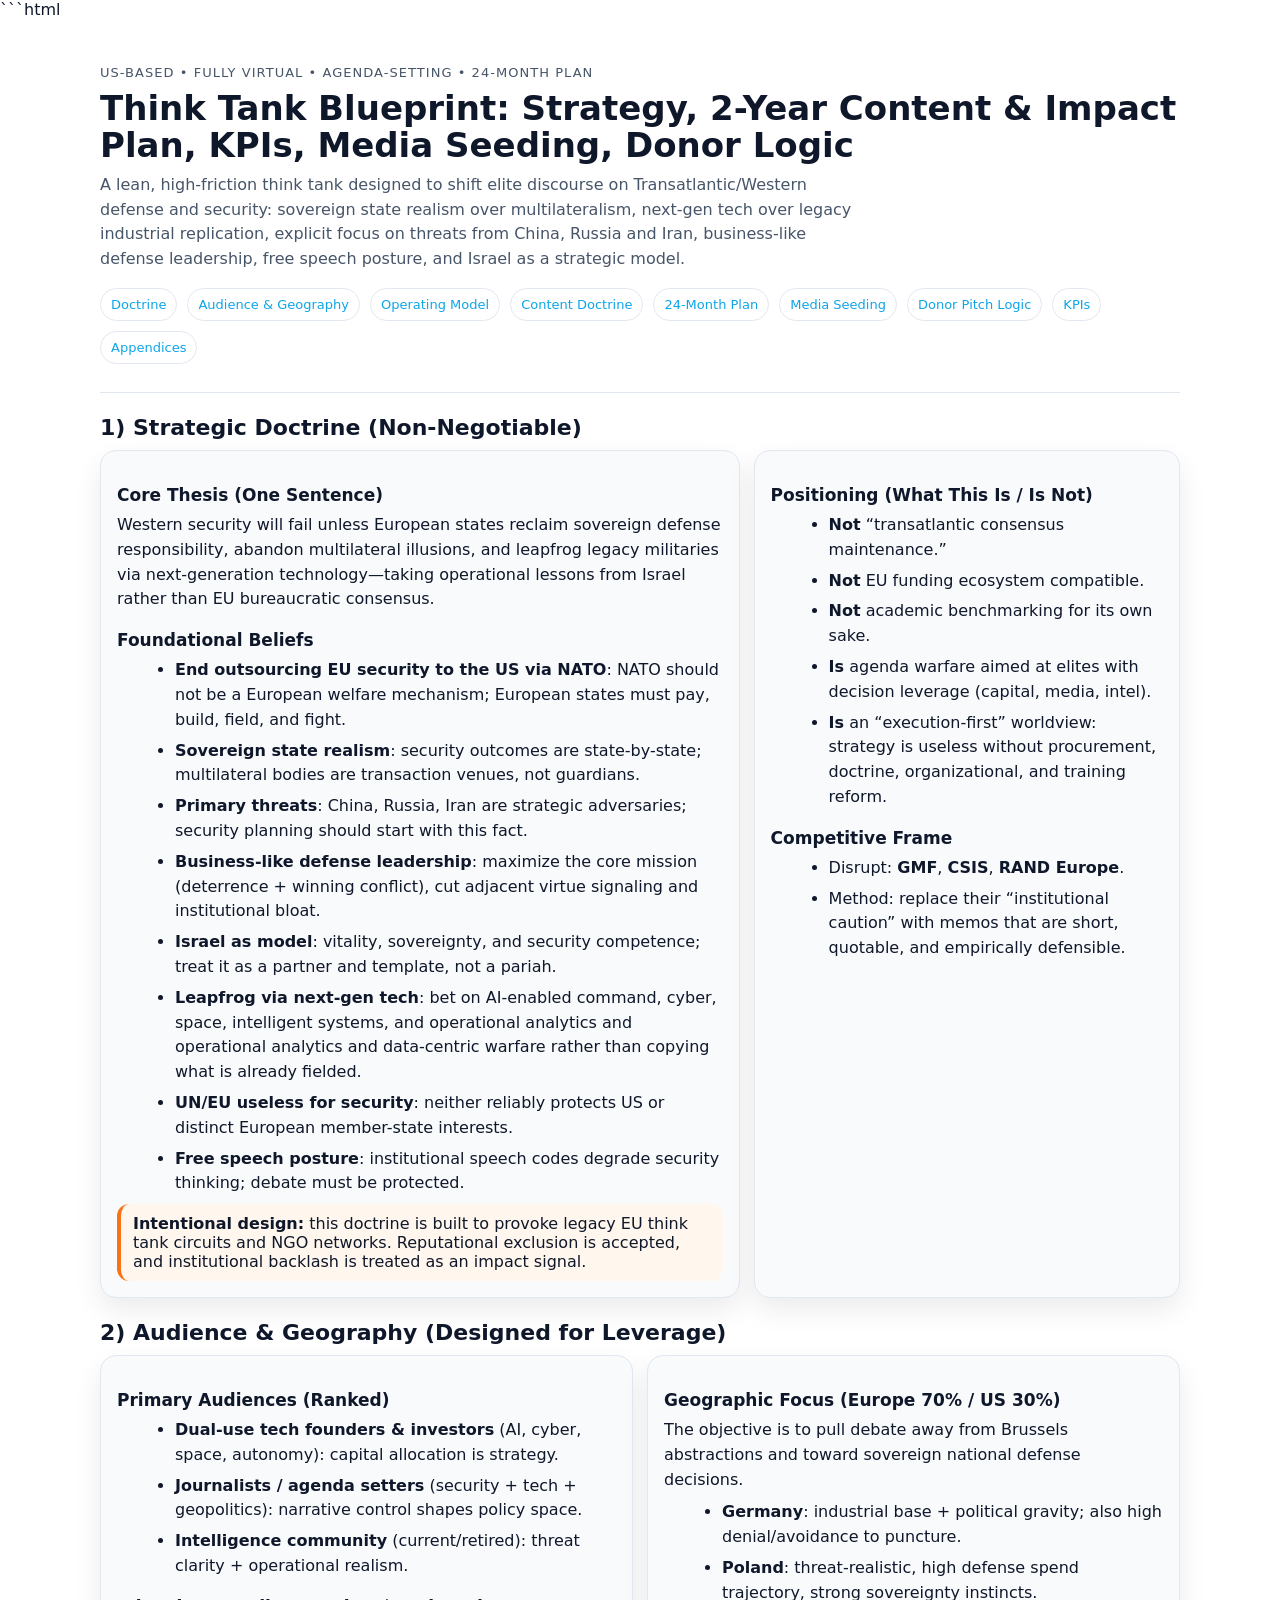
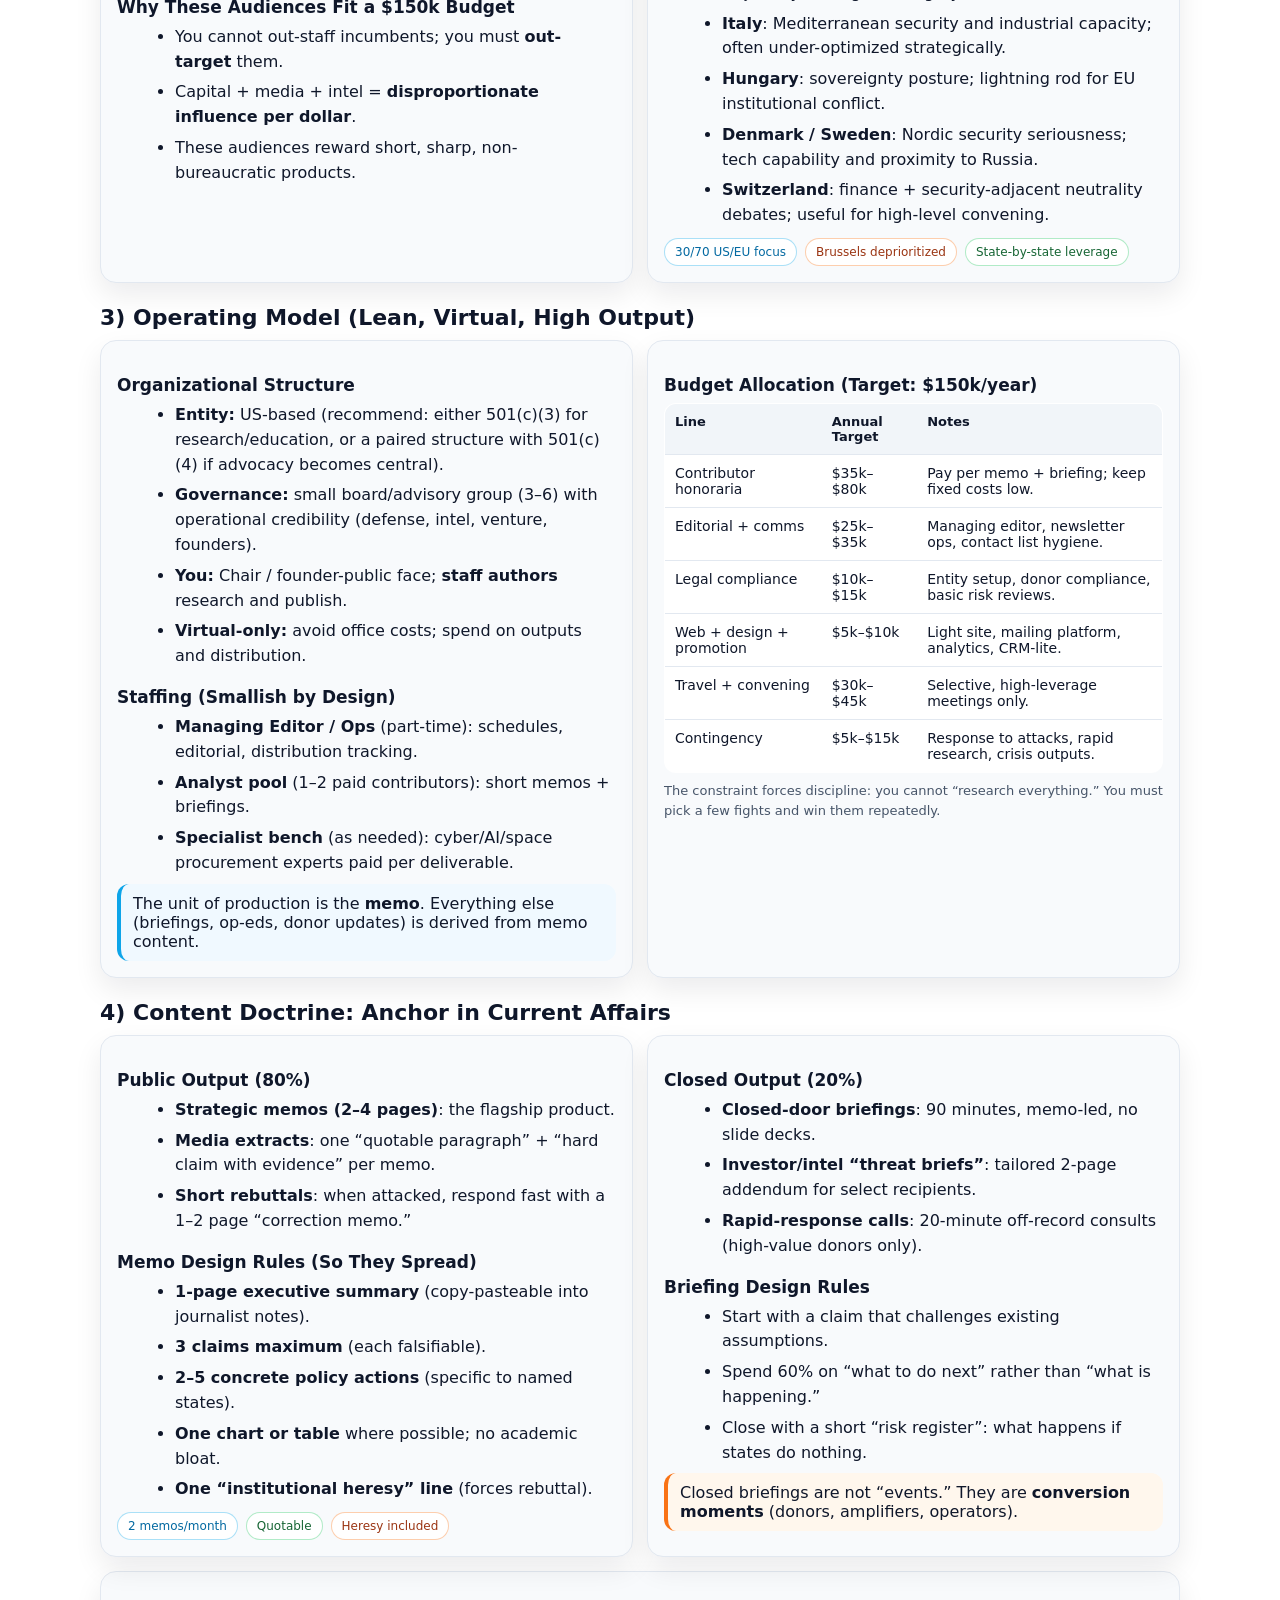
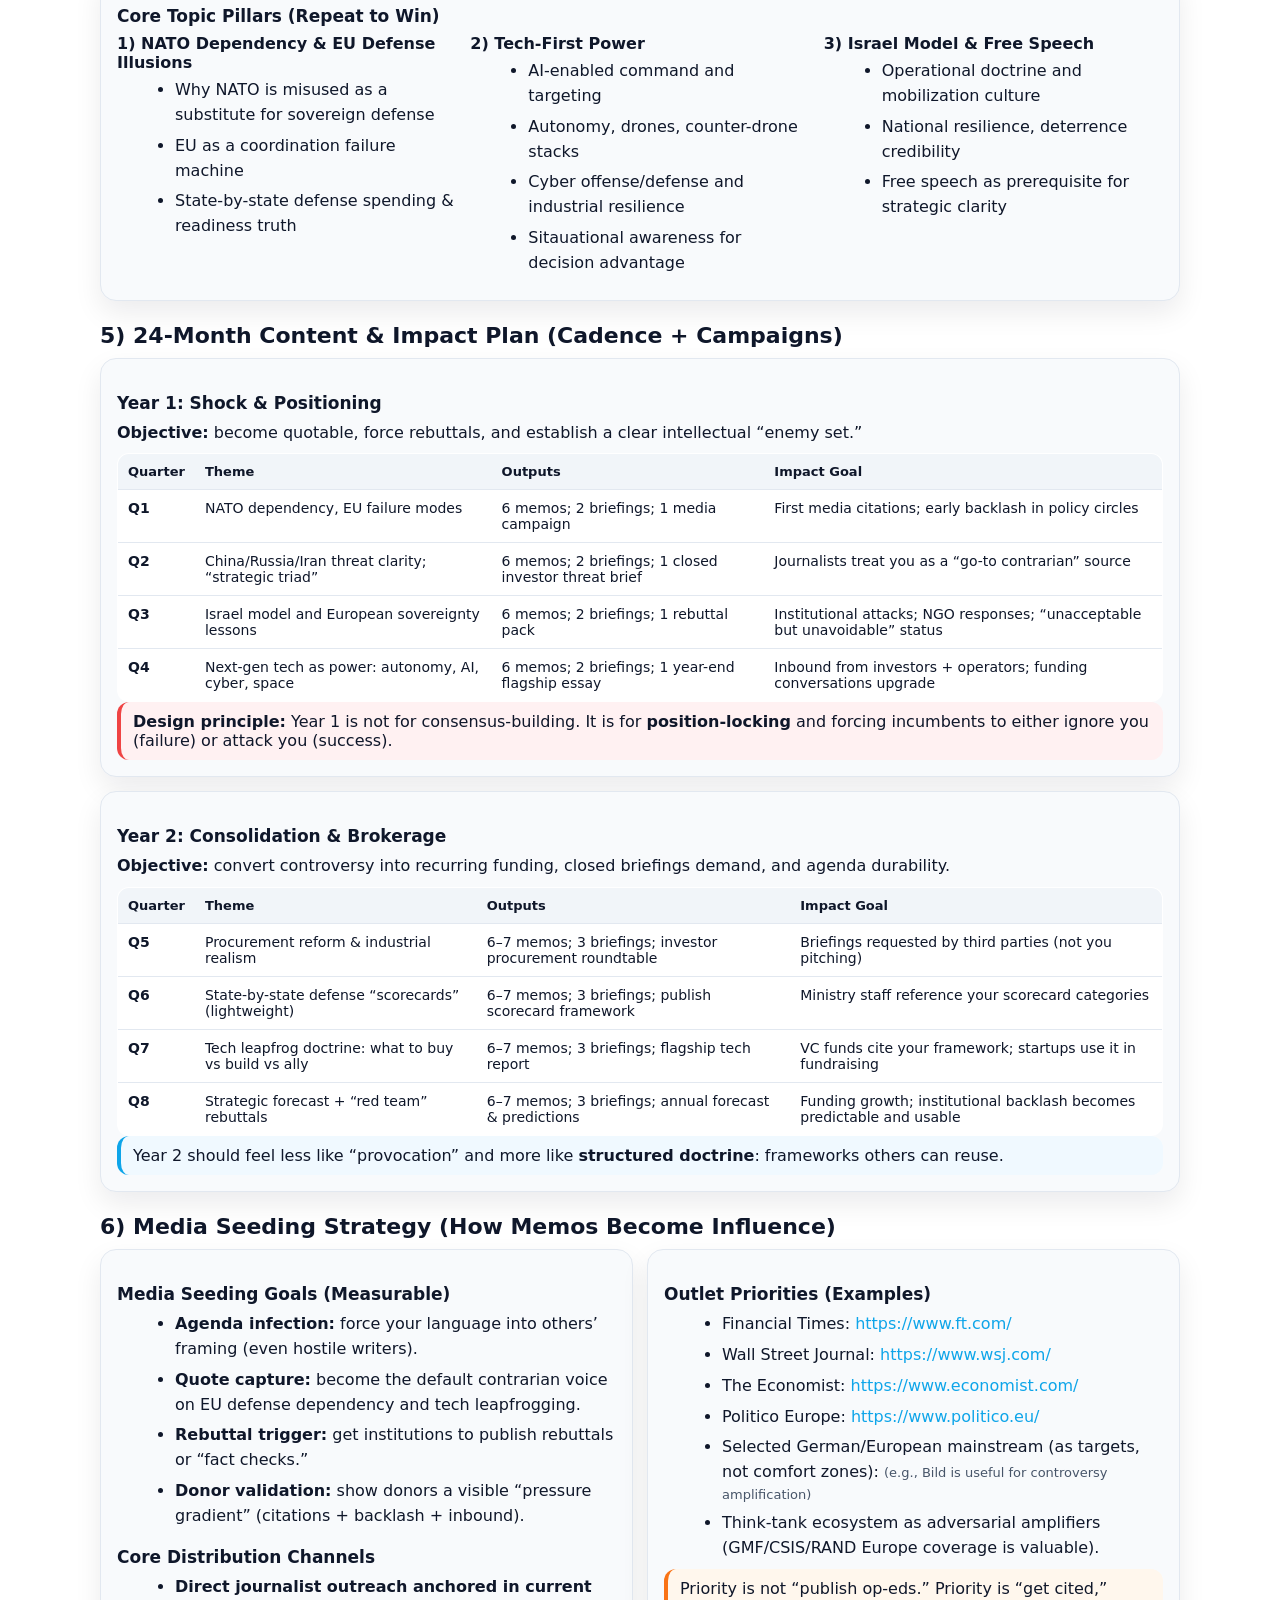
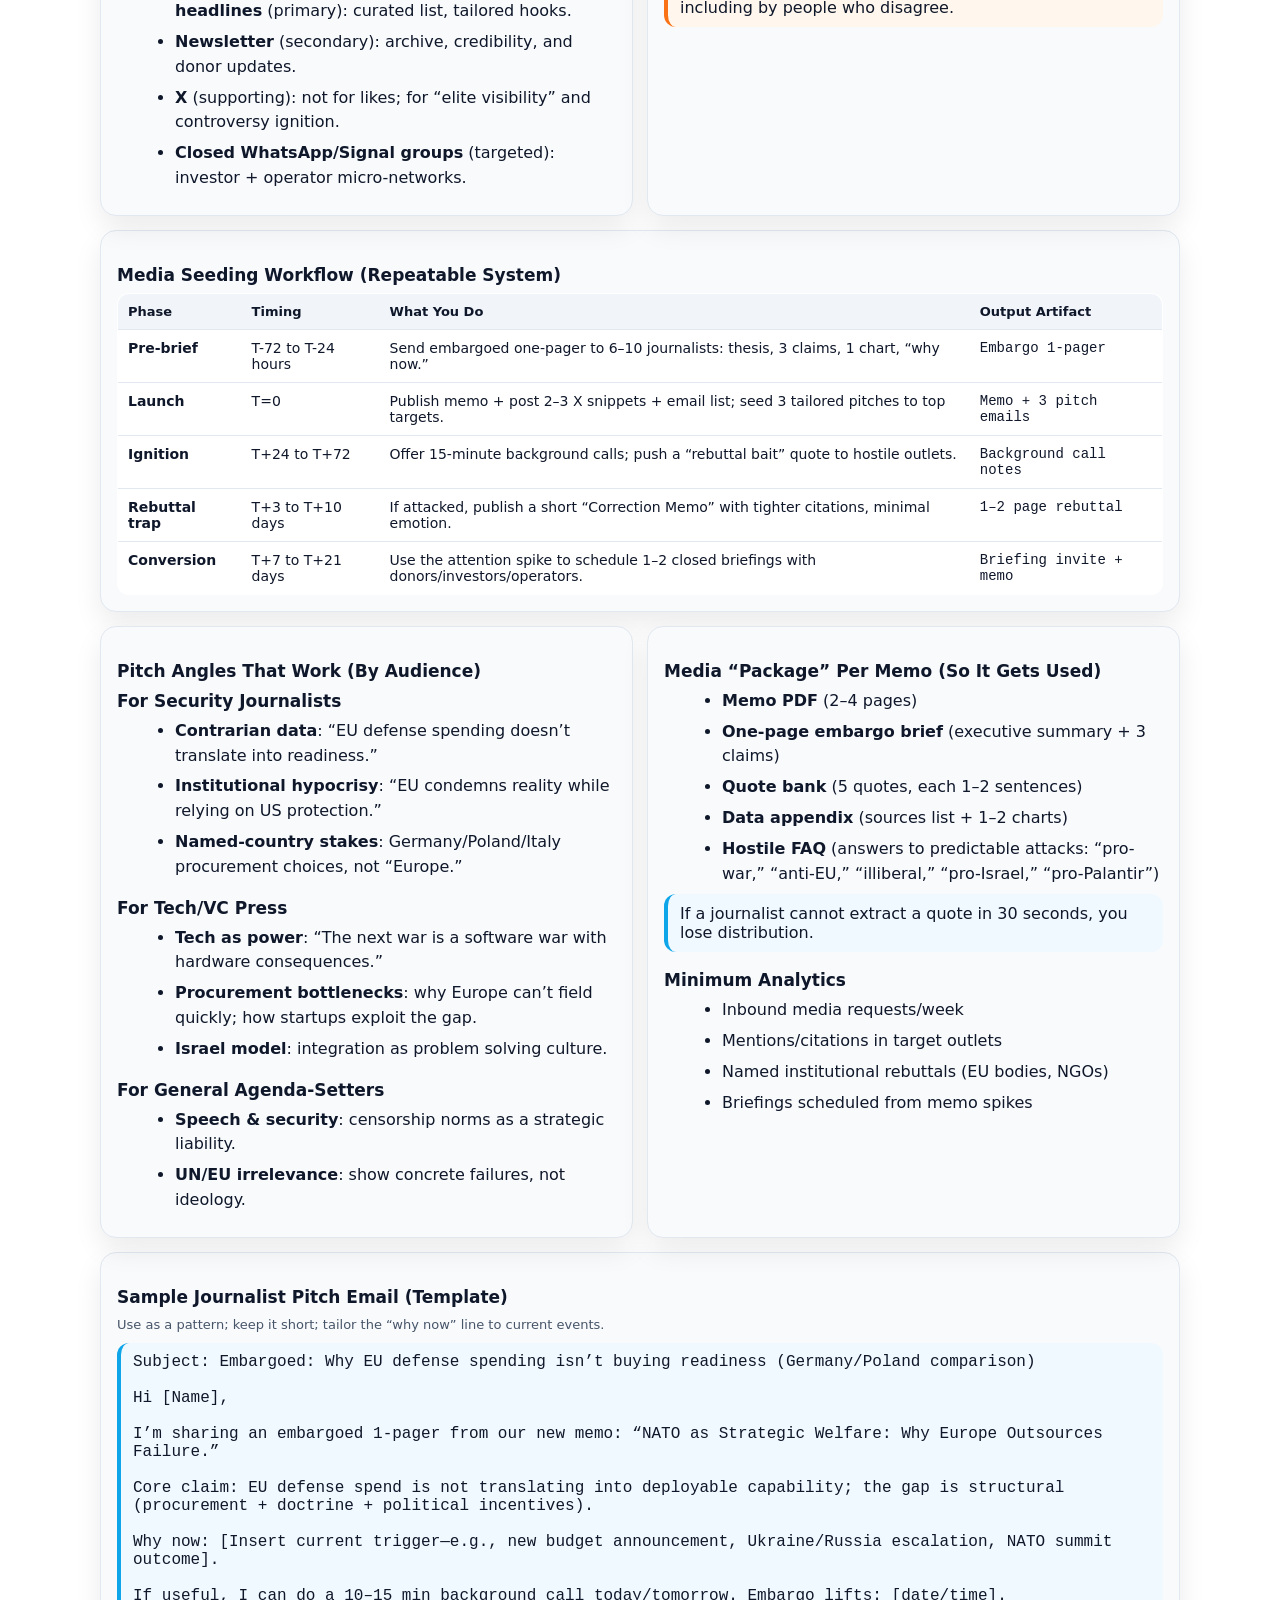
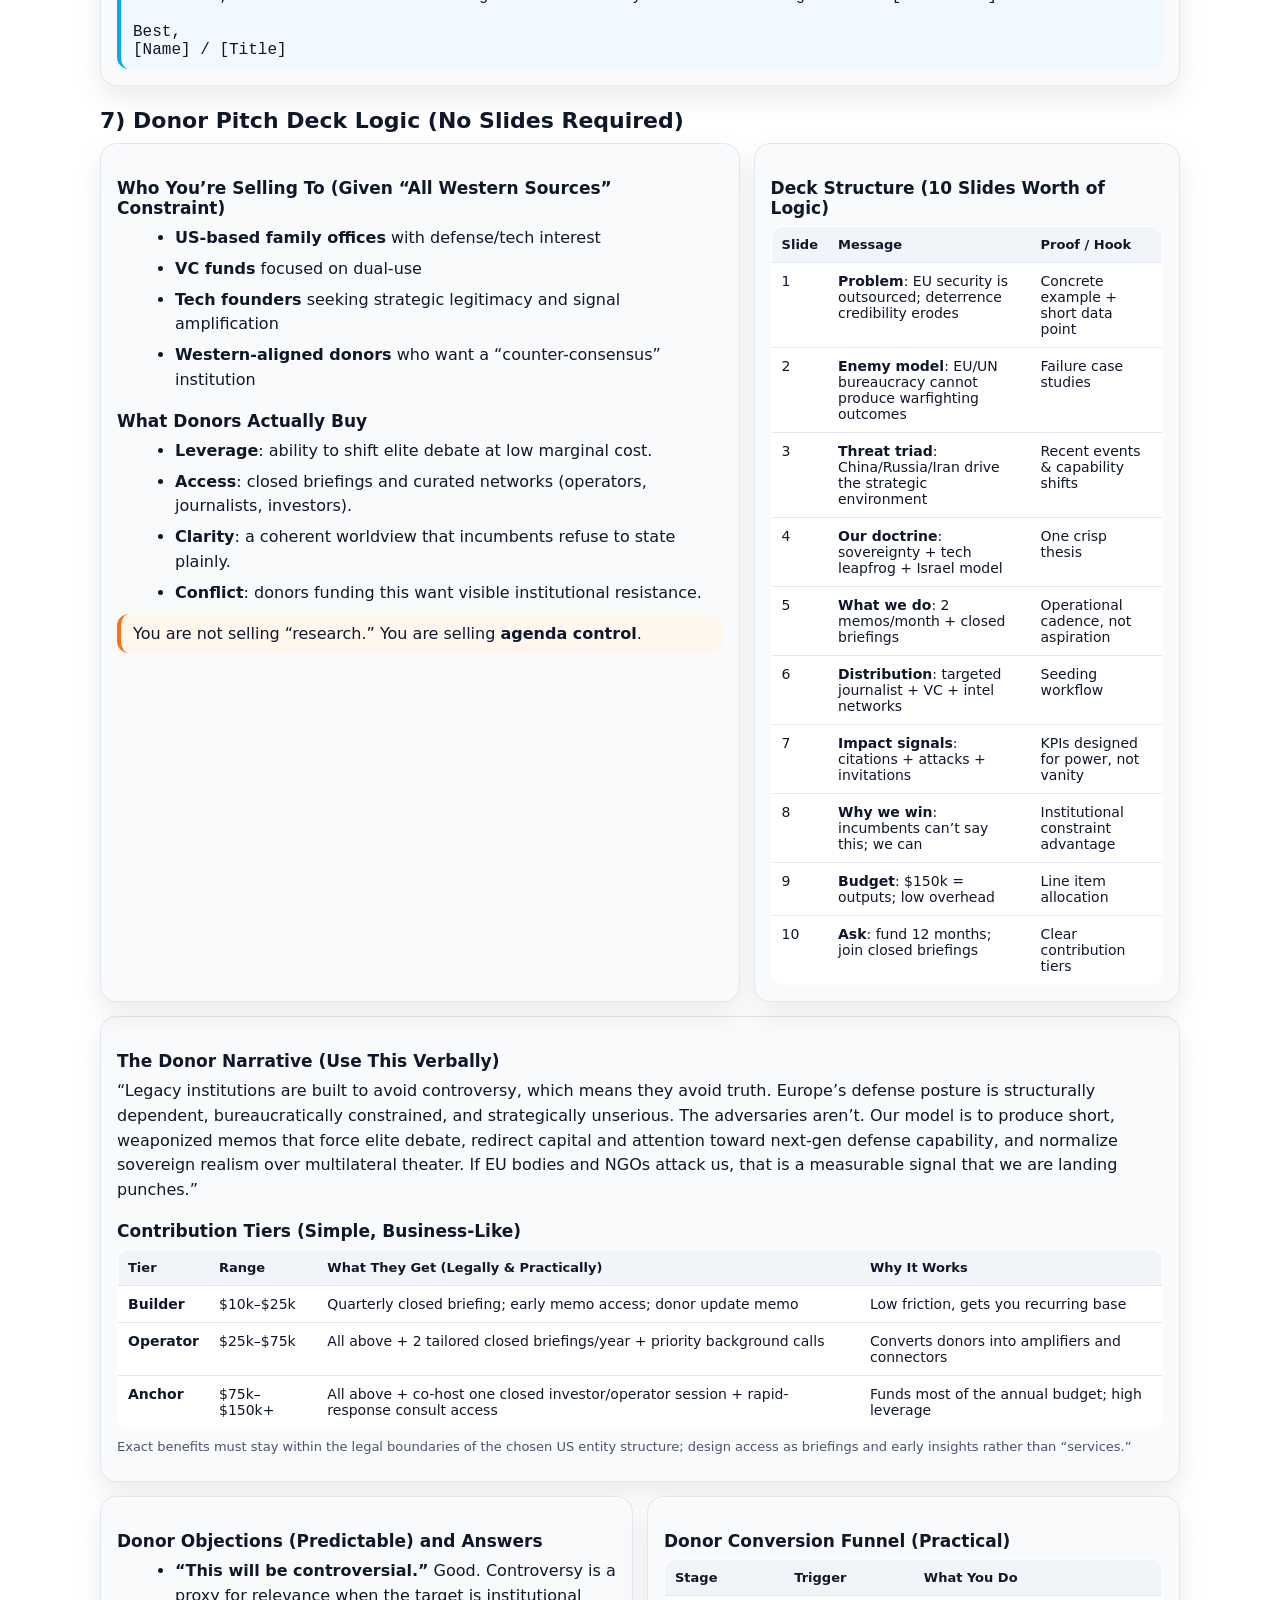
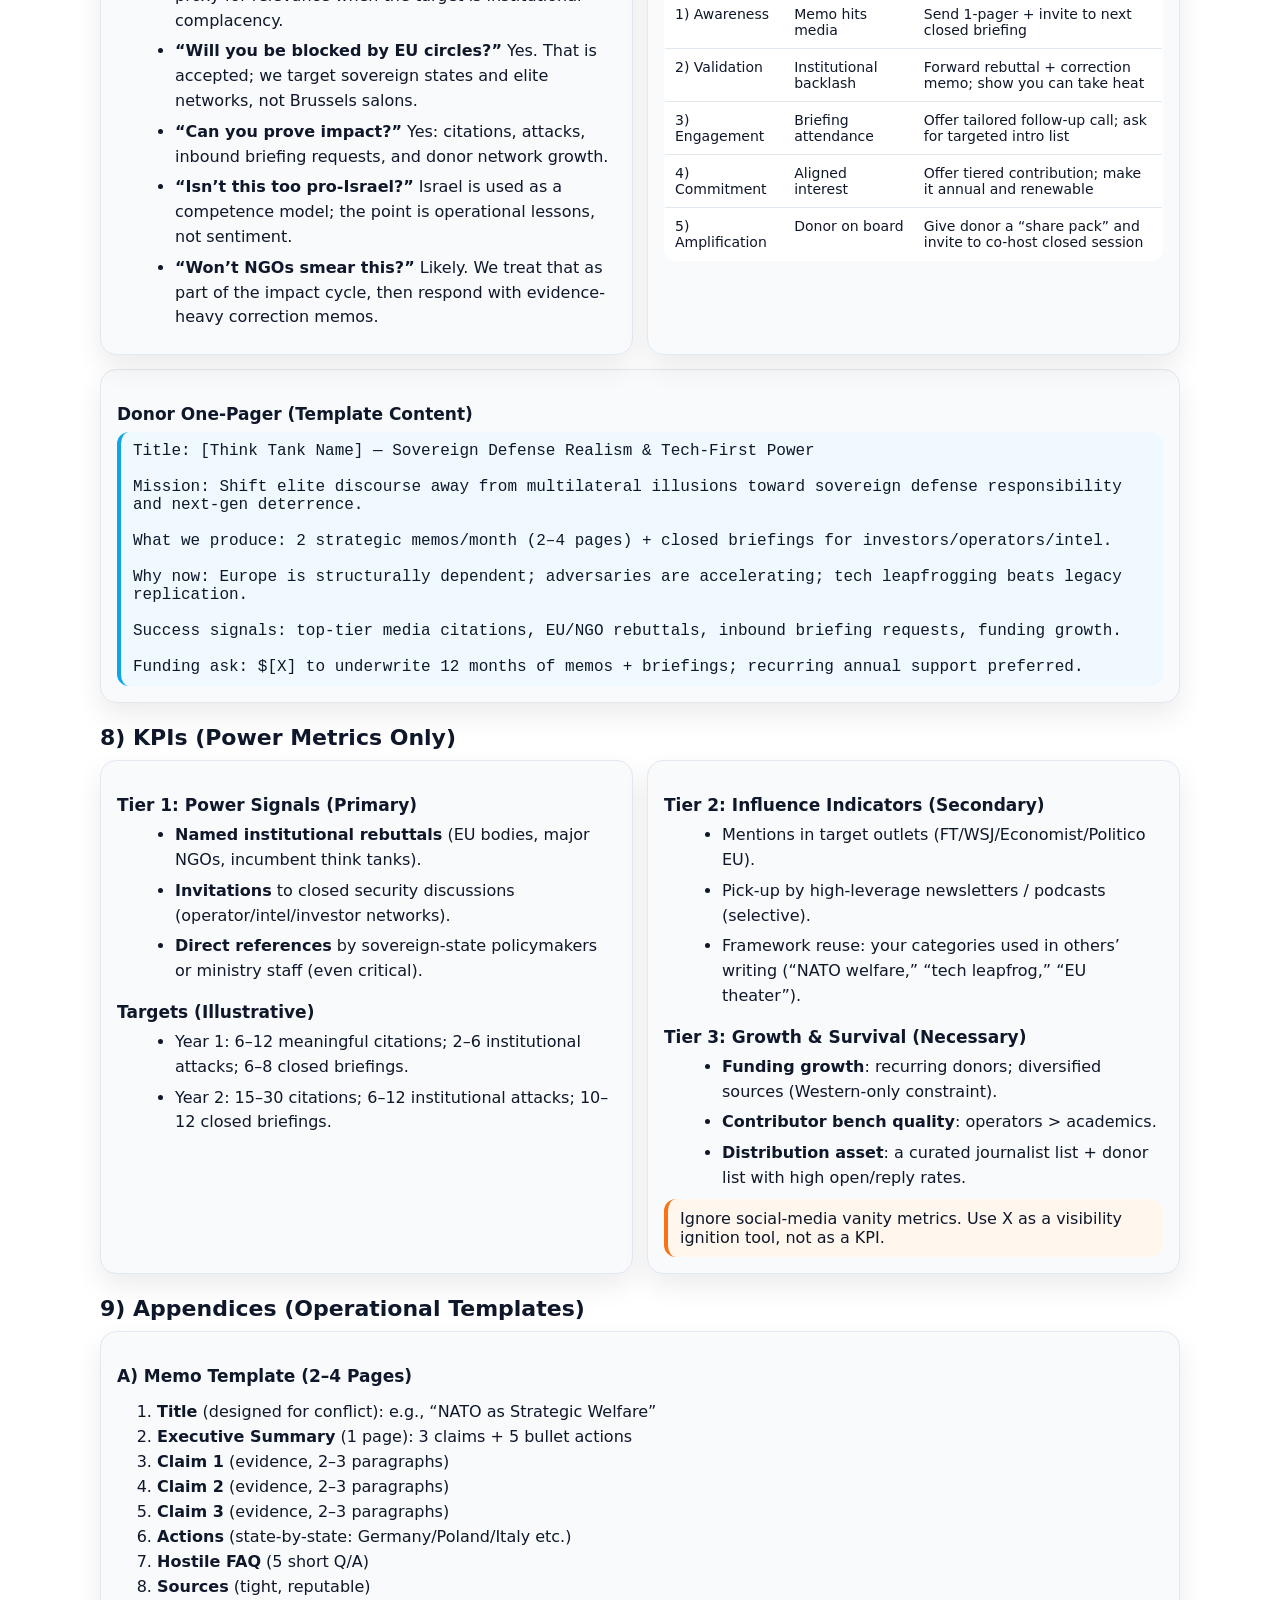
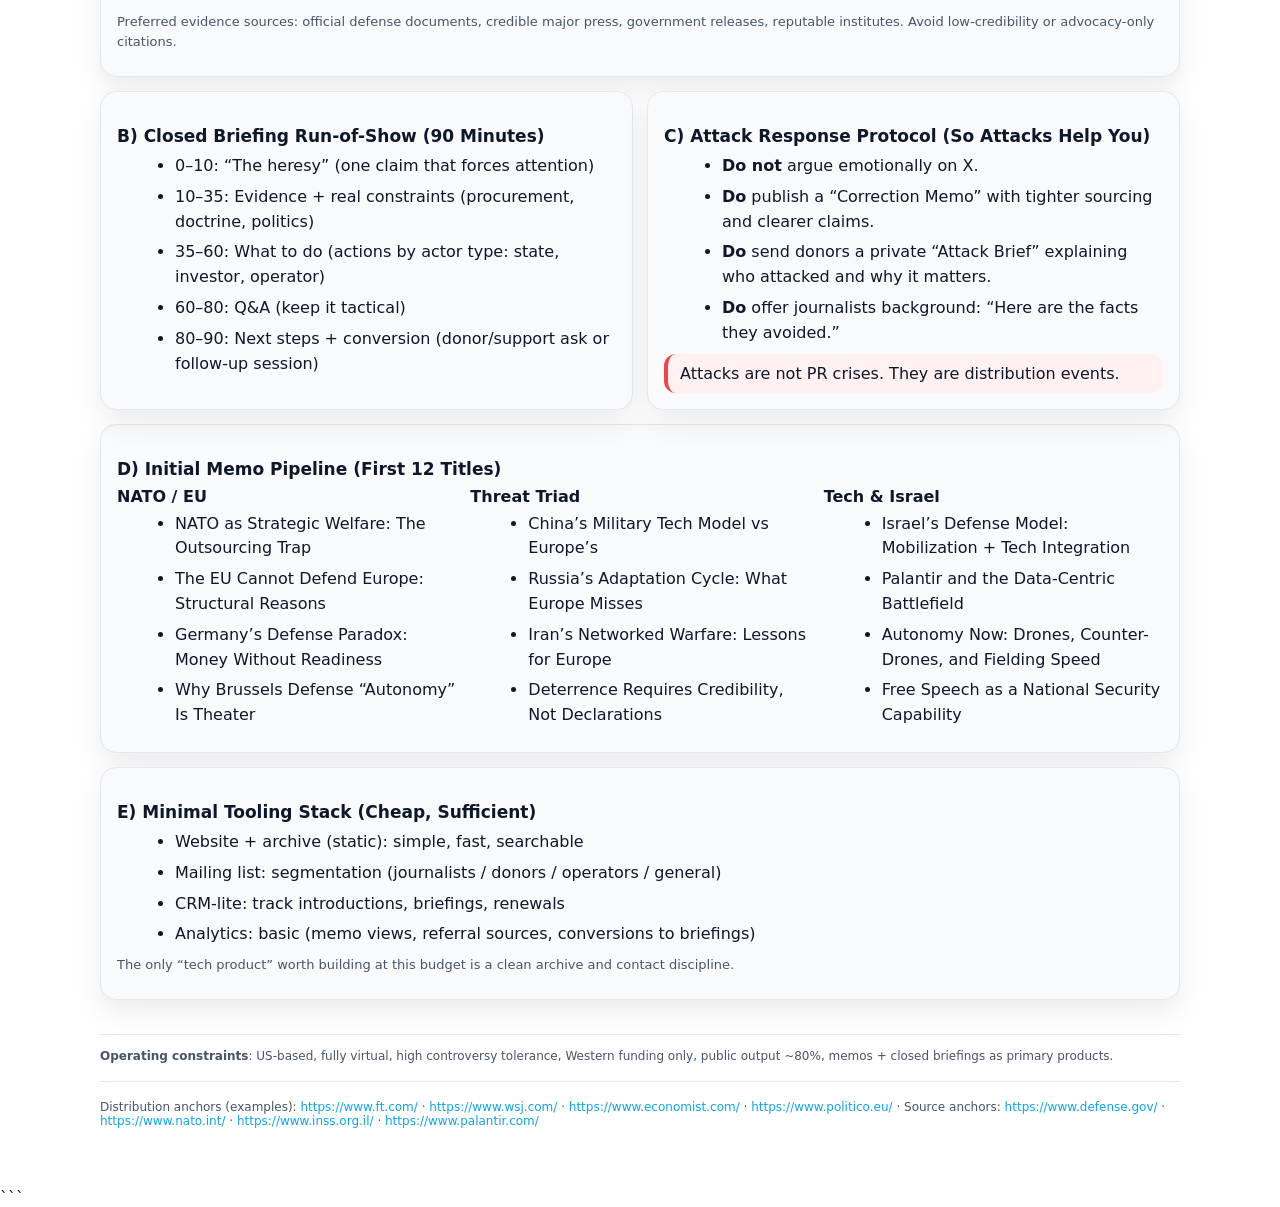
<file: TT .html>
```html
<!doctype html>
<html lang="en">
<head>
  <meta charset="utf-8" />
  <meta name="viewport" content="width=device-width,initial-scale=1" />
  <title>Think Tank Strategy: 24-Month Content, Impact, Media Seeding & Donor Logic</title>
  <meta name="description" content="A lean, agenda-setting think tank blueprint on Transatlantic/Western defense & security: strategy, 2-year plan, KPIs, media seeding, and donor pitch logic." />
  <style>
    :root{
      --bg:#ffffff;
      --fg:#0f172a;
      --muted:#475569;
      --line:#e2e8f0;
      --card:#f8fafc;
      --accent:#0ea5e9;
      --accent2:#22c55e;
      --warn:#f97316;
      --danger:#ef4444;
      --mono: ui-monospace, SFMono-Regular, Menlo, Monaco, Consolas, "Liberation Mono", "Courier New", monospace;
      --sans: ui-sans-serif, system-ui, -apple-system, Segoe UI, Roboto, Helvetica, Arial, "Apple Color Emoji","Segoe UI Emoji";
      --radius: 16px;
      --shadow: 0 12px 28px rgba(2,6,23,.08);
    }
    html,body{background:var(--bg);color:var(--fg);font-family:var(--sans);margin:0}
    a{color:var(--accent);text-decoration:none}
    a:hover{text-decoration:underline}
    .wrap{max-width:1080px;margin:0 auto;padding:28px 18px 60px}
    header{padding:18px 0 10px;border-bottom:1px solid var(--line)}
    .kicker{font-size:13px;color:var(--muted);letter-spacing:.08em;text-transform:uppercase}
    h1{margin:10px 0 8px;font-size:34px;line-height:1.1}
    .subtitle{margin:0 0 14px;color:var(--muted);max-width:75ch}
    nav{display:flex;flex-wrap:wrap;gap:10px;margin:16px 0 18px}
    nav a{font-size:13px;padding:8px 10px;border:1px solid var(--line);border-radius:999px;background:#fff}
    nav a:hover{border-color:#cbd5e1}
    .grid{display:grid;grid-template-columns:1fr;gap:14px}
    @media(min-width:900px){.grid{grid-template-columns:1fr 1fr}}
    section{margin-top:22px}
    h2{font-size:22px;margin:0 0 10px}
    h3{font-size:17px;margin:18px 0 8px}
    p{margin:8px 0;color:var(--fg);line-height:1.55}
    ul{margin:8px 0 8px 18px;color:var(--fg);line-height:1.55}
    li{margin:6px 0}
    .card{background:var(--card);border:1px solid var(--line);border-radius:var(--radius);box-shadow:var(--shadow);padding:16px}
    .pillrow{display:flex;flex-wrap:wrap;gap:8px;margin:10px 0 0}
    .pill{font-size:12px;border:1px solid var(--line);border-radius:999px;padding:6px 10px;background:#fff;color:var(--muted)}
    .pill.accent{border-color:rgba(14,165,233,.35);color:#0369a1}
    .pill.good{border-color:rgba(34,197,94,.35);color:#166534}
    .pill.warn{border-color:rgba(249,115,22,.35);color:#9a3412}
    .pill.danger{border-color:rgba(239,68,68,.35);color:#991b1b}
    .two{display:grid;grid-template-columns:1fr;gap:14px}
    @media(min-width:900px){.two{grid-template-columns:1.2fr .8fr}}
    .table{width:100%;border-collapse:collapse;background:#fff;border:1px solid var(--line);border-radius:12px;overflow:hidden}
    .table th,.table td{padding:10px 10px;border-bottom:1px solid var(--line);vertical-align:top}
    .table th{background:#f1f5f9;text-align:left;font-size:13px;color:#0f172a}
    .table td{font-size:14px;color:#0f172a}
    .small{font-size:13px;color:var(--muted)}
    .callout{border-left:4px solid var(--accent);padding:10px 12px;background:#f0f9ff;border-radius:12px}
    .callout.warn{border-left-color:var(--warn);background:#fff7ed}
    .callout.danger{border-left-color:var(--danger);background:#fff1f2}
    .mono{font-family:var(--mono)}
    .hr{height:1px;background:var(--line);margin:18px 0}
    footer{margin-top:34px;padding-top:14px;border-top:1px solid var(--line);color:var(--muted);font-size:12px}
    .badge{display:inline-block;font-size:12px;padding:2px 8px;border-radius:999px;background:#e2e8f0;color:#0f172a;margin-left:6px}
    .cols{display:grid;grid-template-columns:1fr;gap:14px}
    @media(min-width:900px){.cols{grid-template-columns:1fr 1fr 1fr}}
    .tight ul{margin-top:6px}
  </style>
</head>
<body>
  <div class="wrap">
    <header>
      <div class="kicker">US-based • fully virtual • agenda-setting • 24-month plan</div>
      <h1>Think Tank Blueprint: Strategy, 2-Year Content & Impact Plan, KPIs, Media Seeding, Donor Logic</h1>
      <p class="subtitle">
        A lean, high-friction think tank designed to shift elite discourse on Transatlantic/Western defense and security:
        sovereign state realism over multilateralism, next-gen tech over legacy industrial replication, explicit focus on threats from China, Russia and Iran,
        business-like defense leadership, free speech posture, and Israel as a strategic model.
      </p>
      <nav>
        <a href="#doctrine">Doctrine</a>
        <a href="#audience">Audience & Geography</a>
        <a href="#model">Operating Model</a>
        <a href="#content">Content Doctrine</a>
        <a href="#plan">24-Month Plan</a>
        <a href="#media">Media Seeding</a>
        <a href="#donors">Donor Pitch Logic</a>
        <a href="#kpis">KPIs</a>
        <a href="#appendix">Appendices</a>
      </nav>
    </header>

    <section id="doctrine">
      <h2>1) Strategic Doctrine (Non-Negotiable)</h2>
      <div class="two">
        <div class="card">
          <h3>Core Thesis (One Sentence)</h3>
          <p>
            Western security will fail unless European states reclaim sovereign defense responsibility, abandon multilateral illusions,
            and leapfrog legacy militaries via next-generation technology—taking operational lessons from Israel rather than EU
            bureaucratic consensus.
          </p>

          <h3>Foundational Beliefs</h3>
          <ul>
            <li><strong>End outsourcing EU security to the US via NATO</strong>: NATO should not be a European welfare mechanism; European states must pay, build, field, and fight.</li>
            <li><strong>Sovereign state realism</strong>: security outcomes are state-by-state; multilateral bodies are transaction venues, not guardians.</li>
            <li><strong>Primary threats</strong>: China, Russia, Iran are strategic adversaries; security planning should start with this fact.</li>
            <li><strong>Business-like defense leadership</strong>: maximize the core mission (deterrence + winning conflict), cut adjacent virtue signaling and institutional bloat.</li>
            <li><strong>Israel as model</strong>: vitality, sovereignty, and security competence; treat it as a partner and template, not a pariah.</li>
            <li><strong>Leapfrog via next-gen tech</strong>: bet on AI-enabled command, cyber, space, intelligent systems, and operational analytics and operational analytics and data-centric warfare rather than copying what is already fielded.</li>
            <li><strong>UN/EU useless for security</strong>: neither reliably protects US or distinct European member-state interests.</li>
            <li><strong>Free speech posture</strong>: institutional speech codes degrade security thinking; debate must be protected.</li>
          </ul>

          <div class="callout warn">
            <strong>Intentional design:</strong> this doctrine is built to provoke legacy EU think tank circuits and NGO networks.
            Reputational exclusion is accepted, and institutional backlash is treated as an impact signal.
          </div>
        </div>

        <div class="card tight">
          <h3>Positioning (What This Is / Is Not)</h3>
          <ul>
            <li><strong>Not</strong> “transatlantic consensus maintenance.”</li>
            <li><strong>Not</strong> EU funding ecosystem compatible.</li>
            <li><strong>Not</strong> academic benchmarking for its own sake.</li>
            <li><strong>Is</strong> agenda warfare aimed at elites with decision leverage (capital, media, intel).</li>
            <li><strong>Is</strong> an “execution-first” worldview: strategy is useless without procurement, doctrine, organizational, and training reform.</li>
          </ul>

          <h3>Competitive Frame</h3>
          <ul>
            <li>Disrupt: <strong>GMF</strong>, <strong>CSIS</strong>, <strong>RAND Europe</strong>.</li>
            <li>Method: replace their “institutional caution” with memos that are short, quotable, and empirically defensible.</li>
          </ul>
        </div>
      </div>
    </section>

    <section id="audience">
      <h2>2) Audience & Geography (Designed for Leverage)</h2>
      <div class="grid">
        <div class="card">
          <h3>Primary Audiences (Ranked)</h3>
          <ul>
            <li><strong>Dual-use tech founders & investors</strong> (AI, cyber, space, autonomy): capital allocation is strategy.</li>
            <li><strong>Journalists / agenda setters</strong> (security + tech + geopolitics): narrative control shapes policy space.</li>
            <li><strong>Intelligence community</strong> (current/retired): threat clarity + operational realism.</li>
          </ul>

          <h3>Why These Audiences Fit a $150k Budget</h3>
          <ul>
            <li>You cannot out-staff incumbents; you must <strong>out-target</strong> them.</li>
            <li>Capital + media + intel = <strong>disproportionate influence per dollar</strong>.</li>
            <li>These audiences reward short, sharp, non-bureaucratic products.</li>
          </ul>
        </div>

        <div class="card">
          <h3>Geographic Focus (Europe 70% / US 30%)</h3>
          <p>
            The objective is to pull debate away from Brussels abstractions and toward sovereign national defense decisions.
          </p>
          <ul>
            <li><strong>Germany</strong>: industrial base + political gravity; also high denial/avoidance to puncture.</li>
            <li><strong>Poland</strong>: threat-realistic, high defense spend trajectory, strong sovereignty instincts.</li>
            <li><strong>Italy</strong>: Mediterranean security and industrial capacity; often under-optimized strategically.</li>
            <li><strong>Hungary</strong>: sovereignty posture; lightning rod for EU institutional conflict.</li>
            <li><strong>Denmark / Sweden</strong>: Nordic security seriousness; tech capability and proximity to Russia.</li>
            <li><strong>Switzerland</strong>: finance + security-adjacent neutrality debates; useful for high-level convening.</li>
          </ul>
          <div class="pillrow">
            <span class="pill accent">30/70 US/EU focus</span>
            <span class="pill warn">Brussels deprioritized</span>
            <span class="pill good">State-by-state leverage</span>
          </div>
        </div>
      </div>
    </section>

    <section id="model">
      <h2>3) Operating Model (Lean, Virtual, High Output)</h2>

      <div class="grid">
        <div class="card">
          <h3>Organizational Structure</h3>
          <ul>
            <li><strong>Entity:</strong> US-based (recommend: either 501(c)(3) for research/education, or a paired structure with 501(c)(4) if advocacy becomes central).</li>
            <li><strong>Governance:</strong> small board/advisory group (3–6) with operational credibility (defense, intel, venture, founders).</li>
            <li><strong>You:</strong> Chair / founder-public face; <strong>staff authors</strong> research and publish.</li>
            <li><strong>Virtual-only:</strong> avoid office costs; spend on outputs and distribution.</li>
          </ul>

          <h3>Staffing (Smallish by Design)</h3>
          <ul>
            <li><strong>Managing Editor / Ops</strong> (part-time): schedules, editorial, distribution tracking.</li>
            <li><strong>Analyst pool</strong> (1–2 paid contributors): short memos + briefings.</li>
            <li><strong>Specialist bench</strong> (as needed): cyber/AI/space procurement experts paid per deliverable.</li>
          </ul>

          <div class="callout">
            The unit of production is the <strong>memo</strong>. Everything else (briefings, op-eds, donor updates) is derived from memo content.
          </div>
        </div>

        <div class="card">
          <h3>Budget Allocation (Target: $150k/year)</h3>
          <table class="table">
            <thead><tr><th>Line</th><th>Annual Target</th><th>Notes</th></tr></thead>
            <tbody>
              <tr><td>Contributor honoraria</td><td>$35k–$80k</td><td>Pay per memo + briefing; keep fixed costs low.</td></tr>
              <tr><td>Editorial + comms</td><td>$25k–$35k</td><td>Managing editor, newsletter ops, contact list hygiene.</td></tr>
              <tr><td>Legal compliance</td><td>$10k–$15k</td><td>Entity setup, donor compliance, basic risk reviews.</td></tr>
              <tr><td>Web + design + promotion</td><td>$5k–$10k</td><td>Light site, mailing platform, analytics, CRM-lite.</td></tr>
              <tr><td>Travel + convening</td><td>$30k–$45k</td><td>Selective, high-leverage meetings only.</td></tr>
              <tr><td>Contingency</td><td>$5k–$15k</td><td>Response to attacks, rapid research, crisis outputs.</td></tr>
            </tbody>
          </table>
          <p class="small">
            The constraint forces discipline: you cannot “research everything.” You must pick a few fights and win them repeatedly.
          </p>
        </div>
      </div>
    </section>

    <section id="content">
      <h2>4) Content Doctrine: Anchor in Current Affairs</h2>

      <div class="grid">
        <div class="card">
          <h3>Public Output (80%)</h3>
          <ul>
            <li><strong>Strategic memos (2–4 pages)</strong>: the flagship product.</li>
            <li><strong>Media extracts</strong>: one “quotable paragraph” + “hard claim with evidence” per memo.</li>
            <li><strong>Short rebuttals</strong>: when attacked, respond fast with a 1–2 page “correction memo.”</li>
          </ul>

          <h3>Memo Design Rules (So They Spread)</h3>
          <ul>
            <li><strong>1-page executive summary</strong> (copy-pasteable into journalist notes).</li>
            <li><strong>3 claims maximum</strong> (each falsifiable).</li>
            <li><strong>2–5 concrete policy actions</strong> (specific to named states).</li>
            <li><strong>One chart or table</strong> where possible; no academic bloat.</li>
            <li><strong>One “institutional heresy” line</strong> (forces rebuttal).</li>
          </ul>
          <div class="pillrow">
            <span class="pill accent">2 memos/month</span>
            <span class="pill good">Quotable</span>
            <span class="pill warn">Heresy included</span>
          </div>
        </div>

        <div class="card">
          <h3>Closed Output (20%)</h3>
          <ul>
            <li><strong>Closed-door briefings</strong>: 90 minutes, memo-led, no slide decks.</li>
            <li><strong>Investor/intel “threat briefs”</strong>: tailored 2-page addendum for select recipients.</li>
            <li><strong>Rapid-response calls</strong>: 20-minute off-record consults (high-value donors only).</li>
          </ul>

          <h3>Briefing Design Rules</h3>
          <ul>
            <li>Start with a claim that challenges existing assumptions.</li>
            <li>Spend 60% on “what to do next” rather than “what is happening.”</li>
            <li>Close with a short “risk register”: what happens if states do nothing.</li>
          </ul>

          <div class="callout warn">
            Closed briefings are not “events.” They are <strong>conversion moments</strong> (donors, amplifiers, operators).
          </div>
        </div>
      </div>

      <div class="card" style="margin-top:14px">
        <h3>Core Topic Pillars (Repeat to Win)</h3>
        <div class="cols">
          <div class="tight">
            <strong>1) NATO Dependency & EU Defense Illusions</strong>
            <ul>
              <li>Why NATO is misused as a substitute for sovereign defense</li>
              <li>EU as a coordination failure machine</li>
              <li>State-by-state defense spending & readiness truth</li>
            </ul>
          </div>
          <div class="tight">
            <strong>2) Tech-First Power</strong>
            <ul>
              <li>AI-enabled command and targeting</li>
              <li>Autonomy, drones, counter-drone stacks</li>
              <li>Cyber offense/defense and industrial resilience</li>
              <li>Sitauational awareness for decision advantage</li>
            </ul>
          </div>
          <div class="tight">
            <strong>3) Israel Model & Free Speech</strong>
            <ul>
              <li>Operational doctrine and mobilization culture</li>
              <li>National resilience, deterrence credibility</li>
              <li>Free speech as prerequisite for strategic clarity</li>
            </ul>
          </div>
        </div>
      </div>
    </section>

    <section id="plan">
      <h2>5) 24-Month Content & Impact Plan (Cadence + Campaigns)</h2>

      <div class="card">
        <h3>Year 1: Shock & Positioning</h3>
        <p><strong>Objective:</strong> become quotable, force rebuttals, and establish a clear intellectual “enemy set.”</p>

        <table class="table">
          <thead>
            <tr>
              <th>Quarter</th>
              <th>Theme</th>
              <th>Outputs</th>
              <th>Impact Goal</th>
            </tr>
          </thead>
          <tbody>
            <tr>
              <td><strong>Q1</strong></td>
              <td>NATO dependency, EU failure modes</td>
              <td>6 memos; 2 briefings; 1 media campaign</td>
              <td>First media citations; early backlash in policy circles</td>
            </tr>
            <tr>
              <td><strong>Q2</strong></td>
              <td>China/Russia/Iran threat clarity; “strategic triad”</td>
              <td>6 memos; 2 briefings; 1 closed investor threat brief</td>
              <td>Journalists treat you as a “go-to contrarian” source</td>
            </tr>
            <tr>
              <td><strong>Q3</strong></td>
              <td>Israel model and European sovereignty lessons</td>
              <td>6 memos; 2 briefings; 1 rebuttal pack</td>
              <td>Institutional attacks; NGO responses; “unacceptable but unavoidable” status</td>
            </tr>
            <tr>
              <td><strong>Q4</strong></td>
              <td>Next-gen tech as power: autonomy, AI, cyber, space</td>
              <td>6 memos; 2 briefings; 1 year-end flagship essay</td>
              <td>Inbound from investors + operators; funding conversations upgrade</td>
            </tr>
          </tbody>
        </table>

        <div class="callout danger">
          <strong>Design principle:</strong> Year 1 is not for consensus-building. It is for <strong>position-locking</strong> and forcing
          incumbents to either ignore you (failure) or attack you (success).
        </div>
      </div>

      <div class="card" style="margin-top:14px">
        <h3>Year 2: Consolidation & Brokerage</h3>
        <p><strong>Objective:</strong> convert controversy into recurring funding, closed briefings demand, and agenda durability.</p>

        <table class="table">
          <thead>
            <tr>
              <th>Quarter</th>
              <th>Theme</th>
              <th>Outputs</th>
              <th>Impact Goal</th>
            </tr>
          </thead>
          <tbody>
            <tr>
              <td><strong>Q5</strong></td>
              <td>Procurement reform & industrial realism</td>
              <td>6–7 memos; 3 briefings; investor procurement roundtable</td>
              <td>Briefings requested by third parties (not you pitching)</td>
            </tr>
            <tr>
              <td><strong>Q6</strong></td>
              <td>State-by-state defense “scorecards” (lightweight)</td>
              <td>6–7 memos; 3 briefings; publish scorecard framework</td>
              <td>Ministry staff reference your scorecard categories</td>
            </tr>
            <tr>
              <td><strong>Q7</strong></td>
              <td>Tech leapfrog doctrine: what to buy vs build vs ally</td>
              <td>6–7 memos; 3 briefings; flagship tech report</td>
              <td>VC funds cite your framework; startups use it in fundraising</td>
            </tr>
            <tr>
              <td><strong>Q8</strong></td>
              <td>Strategic forecast + “red team” rebuttals</td>
              <td>6–7 memos; 3 briefings; annual forecast & predictions</td>
              <td>Funding growth; institutional backlash becomes predictable and usable</td>
            </tr>
          </tbody>
        </table>

        <div class="callout">
          Year 2 should feel less like “provocation” and more like <strong>structured doctrine</strong>: frameworks others can reuse.
        </div>
      </div>
    </section>

    <section id="media">
      <h2>6) Media Seeding Strategy (How Memos Become Influence)</h2>

      <div class="grid">
        <div class="card">
          <h3>Media Seeding Goals (Measurable)</h3>
          <ul>
            <li><strong>Agenda infection:</strong> force your language into others’ framing (even hostile writers).</li>
            <li><strong>Quote capture:</strong> become the default contrarian voice on EU defense dependency and tech leapfrogging.</li>
            <li><strong>Rebuttal trigger:</strong> get institutions to publish rebuttals or “fact checks.”</li>
            <li><strong>Donor validation:</strong> show donors a visible “pressure gradient” (citations + backlash + inbound).</li>
          </ul>

          <h3>Core Distribution Channels</h3>
          <ul>
            <li><strong>Direct journalist outreach anchored in current headlines</strong> (primary): curated list, tailored hooks.</li>
            <li><strong>Newsletter</strong> (secondary): archive, credibility, and donor updates.</li>
            <li><strong>X</strong> (supporting): not for likes; for “elite visibility” and controversy ignition.</li>
            <li><strong>Closed WhatsApp/Signal groups</strong> (targeted): investor + operator micro-networks.</li>
          </ul>
        </div>

        <div class="card">
          <h3>Outlet Priorities (Examples)</h3>
          <ul>
            <li>Financial Times: <a href="https://www.ft.com/" target="_blank" rel="noopener">https://www.ft.com/</a></li>
            <li>Wall Street Journal: <a href="https://www.wsj.com/" target="_blank" rel="noopener">https://www.wsj.com/</a></li>
            <li>The Economist: <a href="https://www.economist.com/" target="_blank" rel="noopener">https://www.economist.com/</a></li>
            <li>Politico Europe: <a href="https://www.politico.eu/" target="_blank" rel="noopener">https://www.politico.eu/</a></li>
            <li>Selected German/European mainstream (as targets, not comfort zones):
              <span class="small">(e.g., Bild is useful for controversy amplification)</span>
            </li>
            <li>Think-tank ecosystem as adversarial amplifiers (GMF/CSIS/RAND Europe coverage is valuable).</li>
          </ul>
          <div class="callout warn">
            Priority is not “publish op-eds.” Priority is “get cited,” including by people who disagree.
          </div>
        </div>
      </div>

      <div class="card" style="margin-top:14px">
        <h3>Media Seeding Workflow (Repeatable System)</h3>
        <table class="table">
          <thead>
            <tr>
              <th>Phase</th>
              <th>Timing</th>
              <th>What You Do</th>
              <th>Output Artifact</th>
            </tr>
          </thead>
          <tbody>
            <tr>
              <td><strong>Pre-brief</strong></td>
              <td>T-72 to T-24 hours</td>
              <td>Send embargoed one-pager to 6–10 journalists: thesis, 3 claims, 1 chart, “why now.”</td>
              <td class="mono">Embargo 1-pager</td>
            </tr>
            <tr>
              <td><strong>Launch</strong></td>
              <td>T=0</td>
              <td>Publish memo + post 2–3 X snippets + email list; seed 3 tailored pitches to top targets.</td>
              <td class="mono">Memo + 3 pitch emails</td>
            </tr>
            <tr>
              <td><strong>Ignition</strong></td>
              <td>T+24 to T+72</td>
              <td>Offer 15-minute background calls; push a “rebuttal bait” quote to hostile outlets.</td>
              <td class="mono">Background call notes</td>
            </tr>
            <tr>
              <td><strong>Rebuttal trap</strong></td>
              <td>T+3 to T+10 days</td>
              <td>If attacked, publish a short “Correction Memo” with tighter citations, minimal emotion.</td>
              <td class="mono">1–2 page rebuttal</td>
            </tr>
            <tr>
              <td><strong>Conversion</strong></td>
              <td>T+7 to T+21 days</td>
              <td>Use the attention spike to schedule 1–2 closed briefings with donors/investors/operators.</td>
              <td class="mono">Briefing invite + memo</td>
            </tr>
          </tbody>
        </table>
      </div>

      <div class="grid" style="margin-top:14px">
        <div class="card">
          <h3>Pitch Angles That Work (By Audience)</h3>
          <h3 style="margin-top:10px">For Security Journalists</h3>
          <ul>
            <li><strong>Contrarian data</strong>: “EU defense spending doesn’t translate into readiness.”</li>
            <li><strong>Institutional hypocrisy</strong>: “EU condemns reality while relying on US protection.”</li>
            <li><strong>Named-country stakes</strong>: Germany/Poland/Italy procurement choices, not “Europe.”</li>
          </ul>

          <h3>For Tech/VC Press</h3>
          <ul>
            <li><strong>Tech as power</strong>: “The next war is a software war with hardware consequences.”</li>
            <li><strong>Procurement bottlenecks</strong>: why Europe can’t field quickly; how startups exploit the gap.</li>
            <li><strong>Israel model</strong>: integration as problem solving culture.</li>
          </ul>

          <h3>For General Agenda-Setters</h3>
          <ul>
            <li><strong>Speech & security</strong>: censorship norms as a strategic liability.</li>
            <li><strong>UN/EU irrelevance</strong>: show concrete failures, not ideology.</li>
          </ul>
        </div>

        <div class="card">
          <h3>Media “Package” Per Memo (So It Gets Used)</h3>
          <ul>
            <li><strong>Memo PDF</strong> (2–4 pages)</li>
            <li><strong>One-page embargo brief</strong> (executive summary + 3 claims)</li>
            <li><strong>Quote bank</strong> (5 quotes, each 1–2 sentences)</li>
            <li><strong>Data appendix</strong> (sources list + 1–2 charts)</li>
            <li><strong>Hostile FAQ</strong> (answers to predictable attacks: “pro-war,” “anti-EU,” “illiberal,” “pro-Israel,” “pro-Palantir”)</li>
          </ul>

          <div class="callout">
            If a journalist cannot extract a quote in 30 seconds, you lose distribution.
          </div>

          <h3>Minimum Analytics</h3>
          <ul>
            <li>Inbound media requests/week</li>
            <li>Mentions/citations in target outlets</li>
            <li>Named institutional rebuttals (EU bodies, NGOs)</li>
            <li>Briefings scheduled from memo spikes</li>
          </ul>
        </div>
      </div>

      <div class="card" style="margin-top:14px">
        <h3>Sample Journalist Pitch Email (Template)</h3>
        <p class="small">Use as a pattern; keep it short; tailor the “why now” line to current events.</p>
        <div class="callout">
          <div class="mono">
            Subject: Embargoed: Why EU defense spending isn’t buying readiness (Germany/Poland comparison)<br><br>
            Hi [Name],<br><br>
            I’m sharing an embargoed 1-pager from our new memo: “NATO as Strategic Welfare: Why Europe Outsources Failure.”<br><br>
            Core claim: EU defense spend is not translating into deployable capability; the gap is structural (procurement + doctrine + political incentives).<br><br>
            Why now: [Insert current trigger—e.g., new budget announcement, Ukraine/Russia escalation, NATO summit outcome].<br><br>
            If useful, I can do a 10–15 min background call today/tomorrow. Embargo lifts: [date/time].<br><br>
            Best,<br>
            [Name] / [Title]<br>
          </div>
        </div>
      </div>
    </section>

    <section id="donors">
      <h2>7) Donor Pitch Deck Logic (No Slides Required)</h2>

      <div class="two">
        <div class="card">
          <h3>Who You’re Selling To (Given “All Western Sources” Constraint)</h3>
          <ul>
            <li><strong>US-based family offices</strong> with defense/tech interest</li>
            <li><strong>VC funds</strong> focused on dual-use</li>
            <li><strong>Tech founders</strong> seeking strategic legitimacy and signal amplification</li>
            <li><strong>Western-aligned donors</strong> who want a “counter-consensus” institution</li>
          </ul>

          <h3>What Donors Actually Buy</h3>
          <ul>
            <li><strong>Leverage</strong>: ability to shift elite debate at low marginal cost.</li>
            <li><strong>Access</strong>: closed briefings and curated networks (operators, journalists, investors).</li>
            <li><strong>Clarity</strong>: a coherent worldview that incumbents refuse to state plainly.</li>
            <li><strong>Conflict</strong>: donors funding this want visible institutional resistance.</li>
          </ul>

          <div class="callout warn">
            You are not selling “research.” You are selling <strong>agenda control</strong>.
          </div>
        </div>

        <div class="card">
          <h3>Deck Structure (10 Slides Worth of Logic)</h3>
          <table class="table">
            <thead><tr><th>Slide</th><th>Message</th><th>Proof / Hook</th></tr></thead>
            <tbody>
              <tr><td>1</td><td><strong>Problem</strong>: EU security is outsourced; deterrence credibility erodes</td><td>Concrete example + short data point</td></tr>
              <tr><td>2</td><td><strong>Enemy model</strong>: EU/UN bureaucracy cannot produce warfighting outcomes</td><td>Failure case studies</td></tr>
              <tr><td>3</td><td><strong>Threat triad</strong>: China/Russia/Iran drive the strategic environment</td><td>Recent events & capability shifts</td></tr>
              <tr><td>4</td><td><strong>Our doctrine</strong>: sovereignty + tech leapfrog + Israel model</td><td>One crisp thesis</td></tr>
              <tr><td>5</td><td><strong>What we do</strong>: 2 memos/month + closed briefings</td><td>Operational cadence, not aspiration</td></tr>
              <tr><td>6</td><td><strong>Distribution</strong>: targeted journalist + VC + intel networks</td><td>Seeding workflow</td></tr>
              <tr><td>7</td><td><strong>Impact signals</strong>: citations + attacks + invitations</td><td>KPIs designed for power, not vanity</td></tr>
              <tr><td>8</td><td><strong>Why we win</strong>: incumbents can’t say this; we can</td><td>Institutional constraint advantage</td></tr>
              <tr><td>9</td><td><strong>Budget</strong>: $150k = outputs; low overhead</td><td>Line item allocation</td></tr>
              <tr><td>10</td><td><strong>Ask</strong>: fund 12 months; join closed briefings</td><td>Clear contribution tiers</td></tr>
            </tbody>
          </table>
        </div>
      </div>

      <div class="card" style="margin-top:14px">
        <h3>The Donor Narrative (Use This Verbally)</h3>
        <p>
          “Legacy institutions are built to avoid controversy, which means they avoid truth. Europe’s defense posture is structurally dependent,
          bureaucratically constrained, and strategically unserious. The adversaries aren’t. Our model is to produce short, weaponized memos that
          force elite debate, redirect capital and attention toward next-gen defense capability, and normalize sovereign realism over multilateral theater.
          If EU bodies and NGOs attack us, that is a measurable signal that we are landing punches.”
        </p>

        <h3>Contribution Tiers (Simple, Business-Like)</h3>
        <table class="table">
          <thead><tr><th>Tier</th><th>Range</th><th>What They Get (Legally & Practically)</th><th>Why It Works</th></tr></thead>
          <tbody>
            <tr>
              <td><strong>Builder</strong></td>
              <td>$10k–$25k</td>
              <td>Quarterly closed briefing; early memo access; donor update memo</td>
              <td>Low friction, gets you recurring base</td>
            </tr>
            <tr>
              <td><strong>Operator</strong></td>
              <td>$25k–$75k</td>
              <td>All above + 2 tailored closed briefings/year + priority background calls</td>
              <td>Converts donors into amplifiers and connectors</td>
            </tr>
            <tr>
              <td><strong>Anchor</strong></td>
              <td>$75k–$150k+</td>
              <td>All above + co-host one closed investor/operator session + rapid-response consult access</td>
              <td>Funds most of the annual budget; high leverage</td>
            </tr>
          </tbody>
        </table>
        <p class="small">
          Exact benefits must stay within the legal boundaries of the chosen US entity structure; design access as briefings and early insights rather than “services.”
        </p>
      </div>

      <div class="grid" style="margin-top:14px">
        <div class="card">
          <h3>Donor Objections (Predictable) and Answers</h3>
          <ul>
            <li><strong>“This will be controversial.”</strong> Good. Controversy is a proxy for relevance when the target is institutional complacency.</li>
            <li><strong>“Will you be blocked by EU circles?”</strong> Yes. That is accepted; we target sovereign states and elite networks, not Brussels salons.</li>
            <li><strong>“Can you prove impact?”</strong> Yes: citations, attacks, inbound briefing requests, and donor network growth.</li>
            <li><strong>“Isn’t this too pro-Israel?”</strong> Israel is used as a competence model; the point is operational lessons, not sentiment.</li>
            <li><strong>“Won’t NGOs smear this?”</strong> Likely. We treat that as part of the impact cycle, then respond with evidence-heavy correction memos.</li>
          </ul>
        </div>

        <div class="card">
          <h3>Donor Conversion Funnel (Practical)</h3>
          <table class="table">
            <thead><tr><th>Stage</th><th>Trigger</th><th>What You Do</th></tr></thead>
            <tbody>
              <tr><td>1) Awareness</td><td>Memo hits media</td><td>Send 1-pager + invite to next closed briefing</td></tr>
              <tr><td>2) Validation</td><td>Institutional backlash</td><td>Forward rebuttal + correction memo; show you can take heat</td></tr>
              <tr><td>3) Engagement</td><td>Briefing attendance</td><td>Offer tailored follow-up call; ask for targeted intro list</td></tr>
              <tr><td>4) Commitment</td><td>Aligned interest</td><td>Offer tiered contribution; make it annual and renewable</td></tr>
              <tr><td>5) Amplification</td><td>Donor on board</td><td>Give donor a “share pack” and invite to co-host closed session</td></tr>
            </tbody>
          </table>
        </div>
      </div>

      <div class="card" style="margin-top:14px">
        <h3>Donor One-Pager (Template Content)</h3>
        <div class="callout">
          <div class="mono">
            Title: [Think Tank Name] — Sovereign Defense Realism & Tech-First Power<br><br>
            Mission: Shift elite discourse away from multilateral illusions toward sovereign defense responsibility and next-gen deterrence.<br><br>
            What we produce: 2 strategic memos/month (2–4 pages) + closed briefings for investors/operators/intel.<br><br>
            Why now: Europe is structurally dependent; adversaries are accelerating; tech leapfrogging beats legacy replication.<br><br>
            Success signals: top-tier media citations, EU/NGO rebuttals, inbound briefing requests, funding growth.<br><br>
            Funding ask: $[X] to underwrite 12 months of memos + briefings; recurring annual support preferred.<br>
          </div>
        </div>
      </div>
    </section>

    <section id="kpis">
      <h2>8) KPIs (Power Metrics Only)</h2>

      <div class="grid">
        <div class="card">
          <h3>Tier 1: Power Signals (Primary)</h3>
          <ul>
            <li><strong>Named institutional rebuttals</strong> (EU bodies, major NGOs, incumbent think tanks).</li>
            <li><strong>Invitations</strong> to closed security discussions (operator/intel/investor networks).</li>
            <li><strong>Direct references</strong> by sovereign-state policymakers or ministry staff (even critical).</li>
          </ul>

          <h3>Targets (Illustrative)</h3>
          <ul>
            <li>Year 1: 6–12 meaningful citations; 2–6 institutional attacks; 6–8 closed briefings.</li>
            <li>Year 2: 15–30 citations; 6–12 institutional attacks; 10–12 closed briefings.</li>
          </ul>
        </div>

        <div class="card">
          <h3>Tier 2: Influence Indicators (Secondary)</h3>
          <ul>
            <li>Mentions in target outlets (FT/WSJ/Economist/Politico EU).</li>
            <li>Pick-up by high-leverage newsletters / podcasts (selective).</li>
            <li>Framework reuse: your categories used in others’ writing (“NATO welfare,” “tech leapfrog,” “EU theater”).</li>
          </ul>

          <h3>Tier 3: Growth & Survival (Necessary)</h3>
          <ul>
            <li><strong>Funding growth</strong>: recurring donors; diversified sources (Western-only constraint).</li>
            <li><strong>Contributor bench quality</strong>: operators > academics.</li>
            <li><strong>Distribution asset</strong>: a curated journalist list + donor list with high open/reply rates.</li>
          </ul>

          <div class="callout warn">
            Ignore social-media vanity metrics. Use X as a visibility ignition tool, not as a KPI.
          </div>
        </div>
      </div>
    </section>

    <section id="appendix">
      <h2>9) Appendices (Operational Templates)</h2>

      <div class="card">
        <h3>A) Memo Template (2–4 Pages)</h3>
        <ol>
          <li><strong>Title</strong> (designed for conflict): e.g., “NATO as Strategic Welfare”</li>
          <li><strong>Executive Summary</strong> (1 page): 3 claims + 5 bullet actions</li>
          <li><strong>Claim 1</strong> (evidence, 2–3 paragraphs)</li>
          <li><strong>Claim 2</strong> (evidence, 2–3 paragraphs)</li>
          <li><strong>Claim 3</strong> (evidence, 2–3 paragraphs)</li>
          <li><strong>Actions</strong> (state-by-state: Germany/Poland/Italy etc.)</li>
          <li><strong>Hostile FAQ</strong> (5 short Q/A)</li>
          <li><strong>Sources</strong> (tight, reputable)</li>
        </ol>
        <p class="small">
          Preferred evidence sources: official defense documents, credible major press, government releases, reputable institutes.
          Avoid low-credibility or advocacy-only citations.
        </p>
      </div>

      <div class="grid" style="margin-top:14px">
        <div class="card">
          <h3>B) Closed Briefing Run-of-Show (90 Minutes)</h3>
          <ul>
            <li>0–10: “The heresy” (one claim that forces attention)</li>
            <li>10–35: Evidence + real constraints (procurement, doctrine, politics)</li>
            <li>35–60: What to do (actions by actor type: state, investor, operator)</li>
            <li>60–80: Q&A (keep it tactical)</li>
            <li>80–90: Next steps + conversion (donor/support ask or follow-up session)</li>
          </ul>
        </div>

        <div class="card">
          <h3>C) Attack Response Protocol (So Attacks Help You)</h3>
          <ul>
            <li><strong>Do not</strong> argue emotionally on X.</li>
            <li><strong>Do</strong> publish a “Correction Memo” with tighter sourcing and clearer claims.</li>
            <li><strong>Do</strong> send donors a private “Attack Brief” explaining who attacked and why it matters.</li>
            <li><strong>Do</strong> offer journalists background: “Here are the facts they avoided.”</li>
          </ul>
          <div class="callout danger">
            Attacks are not PR crises. They are distribution events.
          </div>
        </div>
      </div>

      <div class="card" style="margin-top:14px">
        <h3>D) Initial Memo Pipeline (First 12 Titles)</h3>
        <div class="cols">
          <div class="tight">
            <strong>NATO / EU</strong>
            <ul>
              <li>NATO as Strategic Welfare: The Outsourcing Trap</li>
              <li>The EU Cannot Defend Europe: Structural Reasons</li>
              <li>Germany’s Defense Paradox: Money Without Readiness</li>
              <li>Why Brussels Defense “Autonomy” Is Theater</li>
            </ul>
          </div>
          <div class="tight">
            <strong>Threat Triad</strong>
            <ul>
              <li>China’s Military Tech Model vs Europe’s</li>
              <li>Russia’s Adaptation Cycle: What Europe Misses</li>
              <li>Iran’s Networked Warfare: Lessons for Europe</li>
              <li>Deterrence Requires Credibility, Not Declarations</li>
            </ul>
          </div>
          <div class="tight">
            <strong>Tech & Israel</strong>
            <ul>
              <li>Israel’s Defense Model: Mobilization + Tech Integration</li>
              <li>Palantir and the Data-Centric Battlefield</li>
              <li>Autonomy Now: Drones, Counter-Drones, and Fielding Speed</li>
              <li>Free Speech as a National Security Capability</li>
            </ul>
          </div>
        </div>
      </div>

      <div class="card" style="margin-top:14px">
        <h3>E) Minimal Tooling Stack (Cheap, Sufficient)</h3>
        <ul>
          <li>Website + archive (static): simple, fast, searchable</li>
          <li>Mailing list: segmentation (journalists / donors / operators / general)</li>
          <li>CRM-lite: track introductions, briefings, renewals</li>
          <li>Analytics: basic (memo views, referral sources, conversions to briefings)</li>
        </ul>
        <p class="small">
          The only “tech product” worth building at this budget is a clean archive and contact discipline.
        </p>
      </div>
    </section>

    <footer>
      <div><strong>Operating constraints</strong>: US-based, fully virtual, high controversy tolerance, Western funding only, public output ~80%, memos + closed briefings as primary products.</div>
      <div class="hr"></div>
      <div>
        Distribution anchors (examples): 
        <a href="https://www.ft.com/" target="_blank" rel="noopener">https://www.ft.com/</a> ·
        <a href="https://www.wsj.com/" target="_blank" rel="noopener">https://www.wsj.com/</a> ·
        <a href="https://www.economist.com/" target="_blank" rel="noopener">https://www.economist.com/</a> ·
        <a href="https://www.politico.eu/" target="_blank" rel="noopener">https://www.politico.eu/</a> ·
        Source anchors: 
        <a href="https://www.defense.gov/" target="_blank" rel="noopener">https://www.defense.gov/</a> ·
        <a href="https://www.nato.int/" target="_blank" rel="noopener">https://www.nato.int/</a> ·
        <a href="https://www.inss.org.il/" target="_blank" rel="noopener">https://www.inss.org.il/</a> ·
        <a href="https://www.palantir.com/" target="_blank" rel="noopener">https://www.palantir.com/</a>
      </div>
    </footer>
  </div>
</body>
</html>
```
</file>
